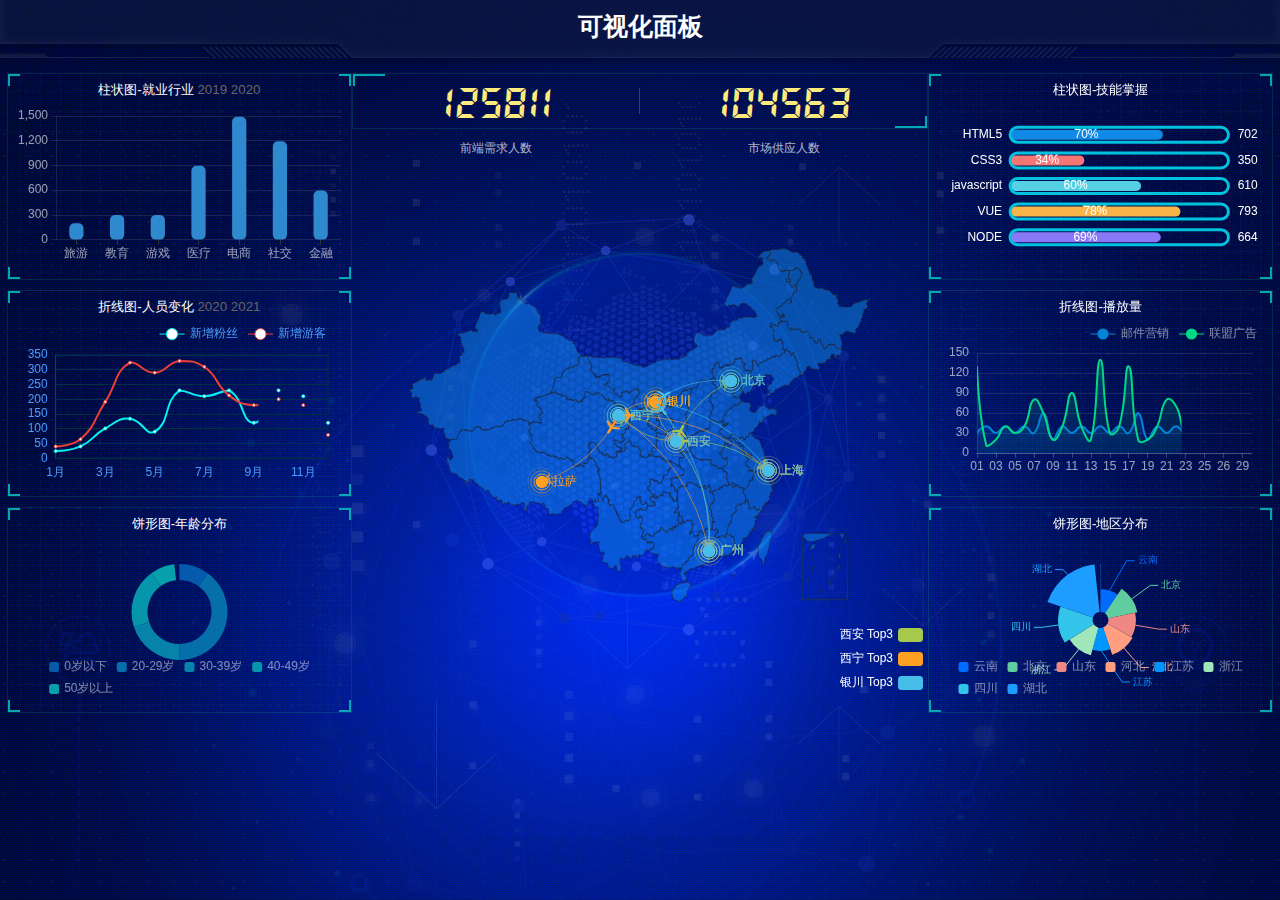
<file: index.html>
<!DOCTYPE html>
<html lang="en">
  <head>
    <meta charset="UTF-8" />
    <meta http-equiv="X-UA-Compatible" content="IE=edge" />
    <meta name="viewport" content="width=device-width, initial-scale=1.0" />
    <title>数据可视化</title>
    <link rel="stylesheet" href="./css/index.css" />
  </head>

  <body>
    <!-- 头部 -->
    <header>
      <h1>可视化面板</h1>
      <div class="showTime"></div>
    </header>
    <script>
      var showTime = document.querySelector('.showTime')
      var timer = null
      setTimeout(time, 1000)
      function time() {
        clearTimeout(timer)
        var date = new Date()
        var year = date.getFullYear()
        var month = date.getMonth() + 1
        var dates = date.getDate()
        var week = ['星期日', '星期一', '星期二', '星期三', '星期四', '星期五', '星期六']
        var day = date.getDay()
        var h = date.getHours() //获取时
        var m = date.getMinutes() //获取分
        var s = date.getSeconds() //获取秒
        showTime.innerHTML = `今天是${year}年${month}月${dates}日，${h}点${m}份${s}秒，${week[day]}`
        timer = setTimeout(time, 1000)
      }
    </script>
    <!-- 页面主体 -->
    <session class="mainbox">
      <div class="column">
        <div class="panel bar">
          <h2>
            柱状图-就业行业
            <a href="javascript:;">2019</a>
            <a href="javacript:;"> 2020</a>
          </h2>
          <div class="chart"></div>
          <div class="panel-footer"></div>
        </div>
        <div class="panel line1">
          <h2>
            折线图-人员变化
            <a href="javascript:;">2020</a>
            <a href="javascript:;">2021</a>
          </h2>
          <div class="chart"></div>
          <div class="panel-footer"></div>
        </div>
        <div class="panel pie1">
          <h2>饼形图-年龄分布</h2>
          <div class="chart"></div>
          <div class="panel-footer"></div>
        </div>
      </div>
      <div class="column">
        <div class="no">
          <div class="no-hd">
            <ul>
              <li>125811</li>
              <li>104563</li>
            </ul>
          </div>
          <div class="no-bd">
            <ul>
              <li>前端需求人数</li>
              <li>市场供应人数</li>
            </ul>
          </div>
        </div>
        <div class="map">
          <div class="chart"></div>
          <div class="map1"></div>
          <div class="map2"></div>
          <div class="map3"></div>
        </div>
      </div>
      <div class="column">
        <div class="panel bar2">
          <h2>柱状图-技能掌握</h2>
          <div class="chart"></div>
          <div class="panel-footer"></div>
        </div>
        <div class="panel line2">
          <h2>折线图-播放量</h2>
          <div class="chart"></div>
          <div class="panel-footer"></div>
        </div>
        <div class="panel pie2">
          <h2>饼形图-地区分布</h2>
          <div class="chart"></div>
          <div class="panel-footer"></div>
        </div>
      </div>
    </session>
  </body>
  <script src="./js/flexible.js"></script>
  <script src="./js/echarts.min.js"></script>
  <script src="./js/jquery.js"></script>
  <script src="./js/china.js"></script>
  <script src="./js/index.js"></script>
</html>
</file>
<file: css/index.css>
/* 把我们所有标签的内外边距清零 */
* {
  margin: 0;
  padding: 0;
  box-sizing: border-box;
}
/* em 和 i 斜体的文字不倾斜 */
em,
i {
  font-style: normal;
}
/* 去掉li 的小圆点 */
li {
  list-style: none;
}
img {
  /* border 0 照顾低版本浏览器 如果 图片外面包含了链接会有边框的问题 */
  border: 0;
  /* 取消图片底侧有空白缝隙的问题 */
  vertical-align: middle;
}
button {
  /* 当我们鼠标经过button 按钮的时候，鼠标变成小手 */
  cursor: pointer;
}
a {
  color: #666;
  text-decoration: none;
}
a:hover {
  color: #c81623;
}
button,
input {
  /* "\5B8B\4F53" 就是宋体的意思 这样浏览器兼容性比较好 */
  font-family: Microsoft YaHei, Heiti SC, tahoma, arial, Hiragino Sans GB, "\5B8B\4F53", sans-serif;
  /* 默认有灰色边框手动去除 */
  border: 0;
  outline: none;
}
body {
  /* CSS3 抗锯齿形 让文字显示的更加清晰 */
  -webkit-font-smoothing: antialiased;
  background-color: #fff;
  font: 12px/1.5 Microsoft YaHei, Heiti SC, tahoma, arial, Hiragino Sans GB, "\5B8B\4F53", sans-serif;
  color: #666;
}
.hide,
.none {
  display: none;
}
/* 清除浮动 */
.clearfix:after {
  visibility: hidden;
  clear: both;
  display: block;
  content: ".";
  height: 0;
}
.clearfix {
  *zoom: 1;
}
body {
  background: url('../images/bg.jpg') no-repeat top center;
}
.panel {
  position: relative;
  height: 3.875rem;
  border: 1px solid rgba(25, 186, 139, 0.17);
  background: url('../images/line.png') no-repeat top center;
  padding: 0 0.1875rem 0.5rem;
  margin-bottom: 0.1875rem;
}
.panel h2 {
  height: 0.6rem;
  line-height: 0.6rem;
  text-align: center;
  color: #fff;
  font-size: 0.25rem;
  font-weight: 400;
}
.panel .chart {
  height: 3rem;
}
.panel::before {
  position: absolute;
  top: 0;
  left: 0;
  content: "";
  width: 10px;
  height: 10px;
  border-top: 2px solid #02a6b5;
  border-left: 2px solid #02a6b5;
}
.panel::after {
  position: absolute;
  top: 0;
  right: 0;
  content: '';
  width: 10px;
  height: 10px;
  border-top: 2px solid #02a6b5;
  border-right: 2px solid #02a6b5;
}
.panel .panel-footer {
  position: absolute;
  left: 0;
  bottom: 0;
  width: 100%;
}
.panel .panel-footer::before {
  position: absolute;
  bottom: 0;
  left: 0;
  content: "";
  width: 10px;
  height: 10px;
  border-bottom: 2px solid #02a6b5;
  border-left: 2px solid #02a6b5;
}
.panel .panel-footer::after {
  position: absolute;
  bottom: 0;
  right: 0;
  content: "";
  width: 10px;
  height: 10px;
  border-bottom: 2px solid #02a6b5;
  border-right: 2px solid #02a6b5;
}
header {
  position: relative;
  height: 1.25rem;
  background: url(../images/head_bg.png) no-repeat top center;
  background-size: 100% 100%;
}
header h1 {
  font-size: 0.475rem;
  color: #fff;
  text-align: center;
  line-height: 1rem;
}
header .showTime {
  position: absolute;
  top: 0;
  right: 0.375rem;
  line-height: 0.9375rem;
  font-size: 0.25rem;
  color: rgba(255, 255, 255, 0.7);
}
.mainbox {
  min-width: 1024px;
  max-width: 1920px;
  padding: 0.125rem 0.125rem 0;
  margin: 0 auto;
  height: 300px;
  display: flex;
}
.mainbox .column {
  flex: 3;
}
.mainbox .column:nth-child(2) {
  flex: 5;
}
@font-face {
  font-family: electronicFont;
  src: url(../font/DS-DIGIT.TTF);
}
.no {
  font-family: electronicFont;
}
.no .no-hd {
  position: relative;
  border: 1px solid rgba(25, 186, 139, 0.17);
}
.no .no-hd::before {
  content: "";
  position: absolute;
  width: 30px;
  height: 10px;
  border-top: 2px solid #02a6b5;
  border-left: 2px solid #02a6b5;
  top: 0;
  left: 0;
}
.no .no-hd::after {
  content: "";
  position: absolute;
  width: 30px;
  height: 10px;
  border-bottom: 2px solid #02a6b5;
  border-right: 2px solid #02a6b5;
  right: 0;
  bottom: 0;
}
.no .no-hd ul {
  display: flex;
}
.no .no-hd ul li {
  position: relative;
  flex: 1;
  text-align: center;
  height: 1rem;
  line-height: 1rem;
  font-size: 0.875rem;
  color: #ffeb7b;
  padding: 0.05rem 0;
  font-family: electronicFont;
  font-weight: bold;
}
.no .no-hd ul li:first-child::after {
  content: "";
  position: absolute;
  height: 50%;
  width: 1px;
  background: rgba(255, 255, 255, 0.2);
  top: 25%;
  right: 0;
}
.no .no-bd ul {
  display: flex;
}
.no .no-bd ul li {
  flex: 1;
  height: 0.5rem;
  line-height: 0.5rem;
  text-align: center;
  font-size: 0.225rem;
  color: rgba(255, 255, 255, 0.7);
  padding-top: 0.125rem;
}
.map {
  position: relative;
  height: 10.125rem;
}
.map .chart {
  position: absolute;
  top: 0;
  left: 0;
  z-index: 5;
  height: 10.125rem;
  width: 100%;
}
.map .map1,
.map .map2,
.map .map3 {
  position: absolute;
  top: 50%;
  left: 50%;
  transform: translate(-50%, -50%);
  width: 6.475rem;
  height: 6.475rem;
  background: url(../images/map.png) no-repeat;
  background-size: 100% 100%;
  opacity: 0.3;
}
.map .map2 {
  width: 8.0375rem;
  height: 8.0375rem;
  background-image: url(../images/lbx.png);
  opacity: 0.6;
  animation: rotate 15s linear infinite;
  z-index: 2;
}
.map .map3 {
  width: 7.075rem;
  height: 7.075rem;
  background-image: url(../images/jt.png);
  animation: rotate1 10s linear infinite;
}
@keyframes rotate {
  from {
    transform: translate(-50%, -50%) rotate(0deg);
  }
  to {
    transform: translate(-50%, -50%) rotate(360deg);
  }
}
@keyframes rotate1 {
  from {
    transform: translate(-50%, -50%) rotate(0deg);
  }
  to {
    transform: translate(-50%, -50%) rotate(-360deg);
  }
}
</file>
